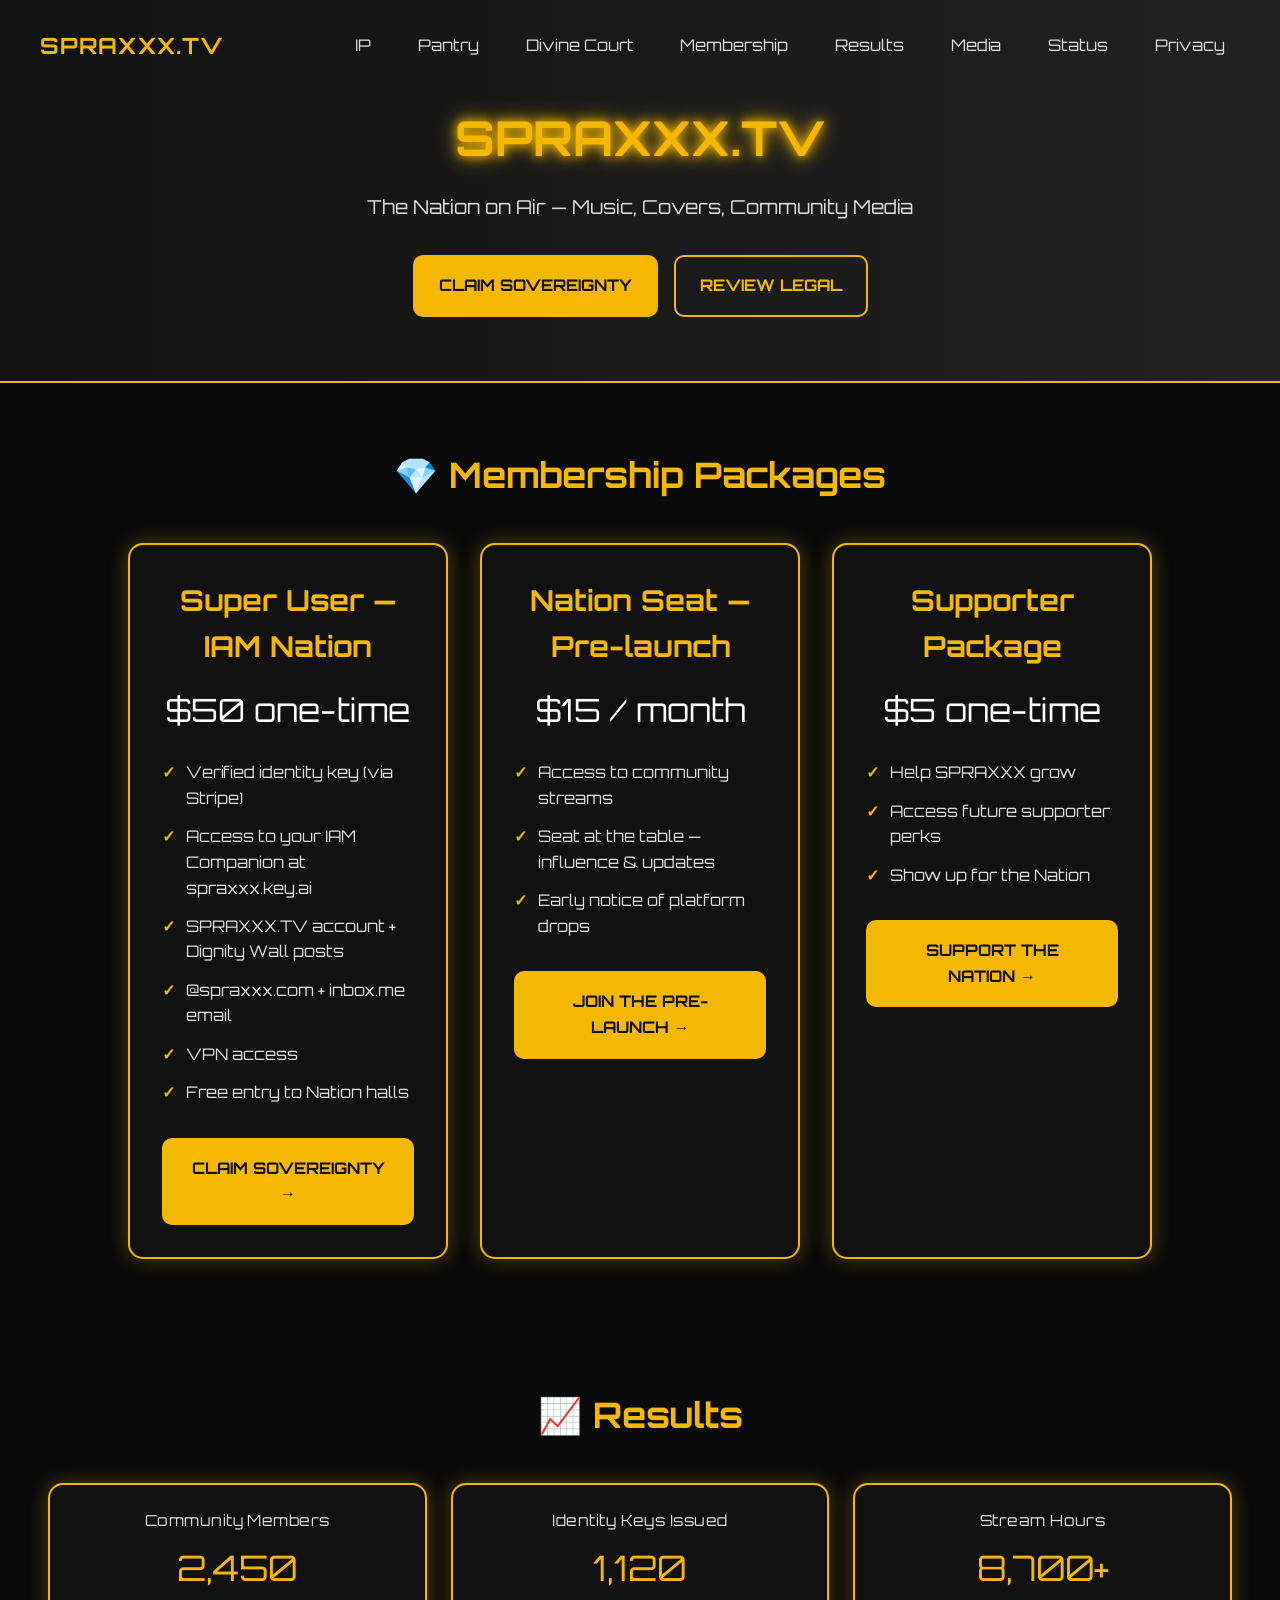
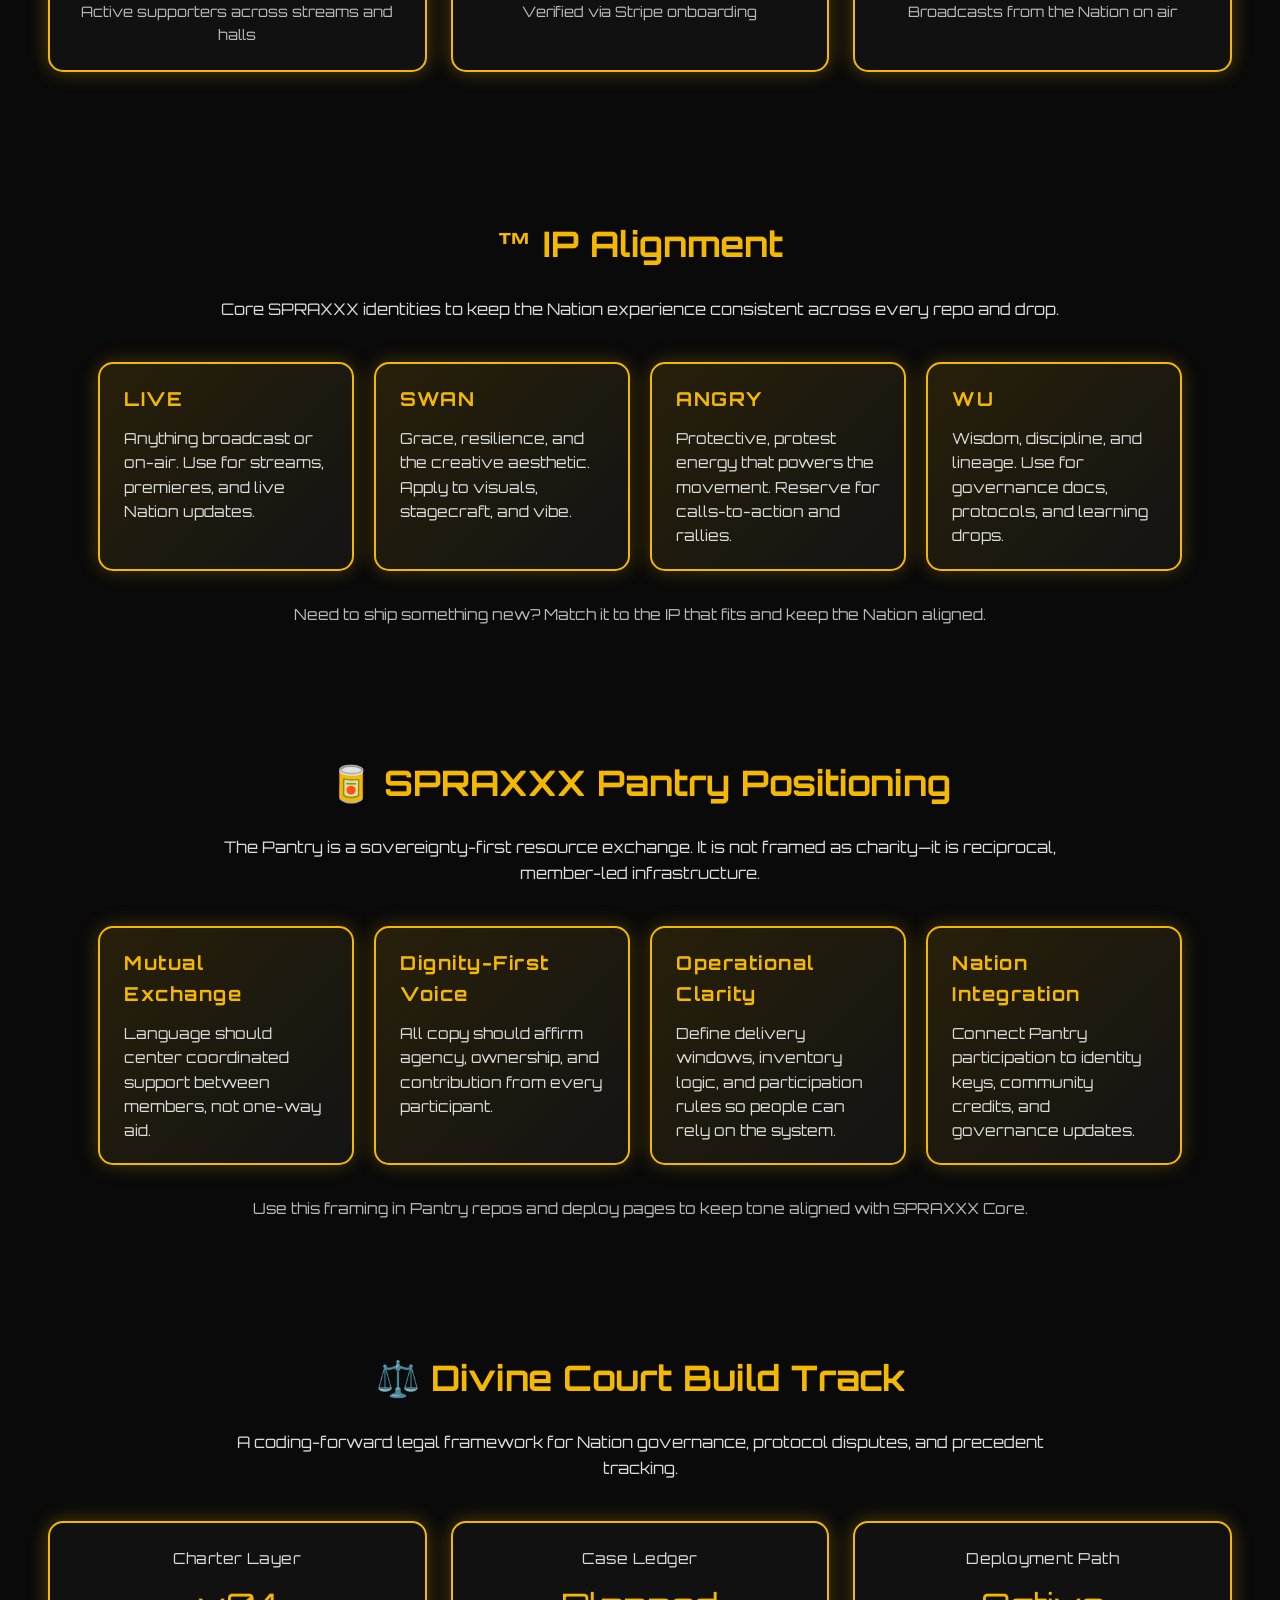
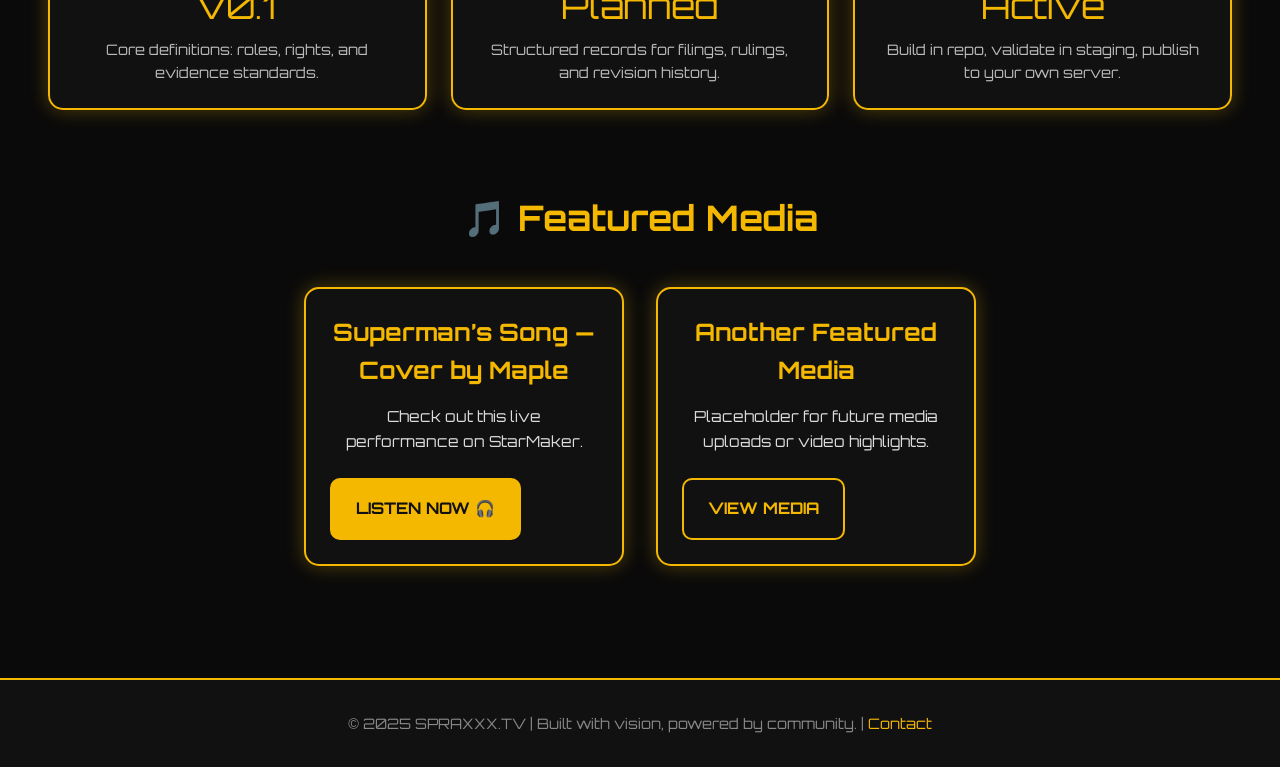
<file: index.html>
<!DOCTYPE html>
<html lang="en">
<head>
    <meta charset="UTF-8">
    <meta name="viewport" content="width=device-width, initial-scale=1.0">
    <title>SPRAXXX.TV — The Nation on Air</title>

    <!-- Fonts -->
    <link rel="preconnect" href="https://fonts.googleapis.com">
    <link rel="preconnect" href="https://fonts.gstatic.com" crossorigin>
    <link href="https://fonts.googleapis.com/css2?family=Orbitron:wght@400;700&display=swap" rel="stylesheet">

    <!-- Styles -->
    <link rel="stylesheet" href="styles.css">
</head>
<body>

    <!-- Header -->
    <header class="site-header">
        <div class="topbar">
            <div class="logo">SPRAXXX.TV</div>
            <nav class="nav-links">
                <a href="#ip">IP</a>
                <a href="#pantry-principles">Pantry</a>
                <a href="#divine-court">Divine Court</a>
                <a href="#membership">Membership</a>
                <a href="#results">Results</a>
                <a href="#featured-media">Media</a>
                <a href="status.html">Status</a>
                <a href="privacy.html">Privacy</a>
            </nav>
        </div>
        <div class="hero">
            <h1>SPRAXXX.TV</h1>
            <p>The Nation on Air — Music, Covers, Community Media</p>
            <div class="cta-row">
                <a class="btn" href="#membership">Claim Sovereignty</a>
                <a class="btn ghost" href="legal.html">Review Legal</a>
            </div>
        </div>
    </header>

    <main>
        <!-- Membership -->
        <section id="membership">
            <h2 class="section-title">💎 Membership Packages</h2>
            <div class="plans">
                <div class="plan">
                    <h3>Super User — IAM Nation</h3>
                    <p class="price">$50 one-time</p>
                    <ul>
                        <li>Verified identity key (via Stripe)</li>
                        <li>Access to your IAM Companion at spraxxx.key.ai</li>
                        <li>SPRAXXX.TV account + Dignity Wall posts</li>
                        <li>@spraxxx.com + inbox.me email</li>
                        <li>VPN access</li>
                        <li>Free entry to Nation halls</li>
                    </ul>
                    <a class="btn" href="https://buy.stripe.com/cNi8wO7iu8fKeUY9PT8IU0c" target="_blank" rel="noopener">Claim Sovereignty →</a>
                </div>

                <div class="plan">
                    <h3>Nation Seat — Pre-launch</h3>
                    <p class="price">$15 / month</p>
                    <ul>
                        <li>Access to community streams</li>
                        <li>Seat at the table — influence &amp; updates</li>
                        <li>Early notice of platform drops</li>
                    </ul>
                    <a class="btn" href="https://buy.stripe.com/8x214m6eq1Rm6os7HL8IU0d" target="_blank" rel="noopener">Join the Pre-launch →</a>
                </div>

                <div class="plan">
                    <h3>Supporter Package</h3>
                    <p class="price">$5 one-time</p>
                    <ul>
                        <li>Help SPRAXXX grow</li>
                        <li>Access future supporter perks</li>
                        <li>Show up for the Nation</li>
                    </ul>
                    <a class="btn" href="https://buy.stripe.com/cNi4gy5amanSeUY6DH8IU0e" target="_blank" rel="noopener">Support the Nation →</a>
                </div>
            </div>
        </section>

        <!-- Results -->
        <section id="results">
            <h2 class="section-title">📈 Results</h2>
            <div class="stats-grid">
                <div class="stat-card">
                    <p class="stat-label">Community Members</p>
                    <p class="stat-value">2,450</p>
                    <p class="stat-note">Active supporters across streams and halls</p>
                </div>
                <div class="stat-card">
                    <p class="stat-label">Identity Keys Issued</p>
                    <p class="stat-value">1,120</p>
                    <p class="stat-note">Verified via Stripe onboarding</p>
                </div>
                <div class="stat-card">
                    <p class="stat-label">Stream Hours</p>
                    <p class="stat-value">8,700+</p>
                    <p class="stat-note">Broadcasts from the Nation on air</p>
                </div>
            </div>
        </section>

        <!-- IP Alignment -->
        <section id="ip">
            <h2 class="section-title">™ IP Alignment</h2>
            <p class="section-intro">Core SPRAXXX identities to keep the Nation experience consistent across every repo and drop.</p>
            <div class="ip-grid">
                <div class="ip-card">
                    <h3>LIVE</h3>
                    <p>Anything broadcast or on-air. Use for streams, premieres, and live Nation updates.</p>
                </div>
                <div class="ip-card">
                    <h3>SWAN</h3>
                    <p>Grace, resilience, and the creative aesthetic. Apply to visuals, stagecraft, and vibe.</p>
                </div>
                <div class="ip-card">
                    <h3>ANGRY</h3>
                    <p>Protective, protest energy that powers the movement. Reserve for calls-to-action and rallies.</p>
                </div>
                <div class="ip-card">
                    <h3>WU</h3>
                    <p>Wisdom, discipline, and lineage. Use for governance docs, protocols, and learning drops.</p>
                </div>
            </div>
            <p class="ip-note">Need to ship something new? Match it to the IP that fits and keep the Nation aligned.</p>
        </section>

        <!-- Pantry Positioning -->
        <section id="pantry-principles">
            <h2 class="section-title">🥫 SPRAXXX Pantry Positioning</h2>
            <p class="section-intro">The Pantry is a sovereignty-first resource exchange. It is not framed as charity—it is reciprocal, member-led infrastructure.</p>
            <div class="ip-grid">
                <div class="ip-card">
                    <h3>Mutual Exchange</h3>
                    <p>Language should center coordinated support between members, not one-way aid.</p>
                </div>
                <div class="ip-card">
                    <h3>Dignity-First Voice</h3>
                    <p>All copy should affirm agency, ownership, and contribution from every participant.</p>
                </div>
                <div class="ip-card">
                    <h3>Operational Clarity</h3>
                    <p>Define delivery windows, inventory logic, and participation rules so people can rely on the system.</p>
                </div>
                <div class="ip-card">
                    <h3>Nation Integration</h3>
                    <p>Connect Pantry participation to identity keys, community credits, and governance updates.</p>
                </div>
            </div>
            <p class="ip-note">Use this framing in Pantry repos and deploy pages to keep tone aligned with SPRAXXX Core.</p>
        </section>

        <!-- Divine Court -->
        <section id="divine-court">
            <h2 class="section-title">⚖️ Divine Court Build Track</h2>
            <p class="section-intro">A coding-forward legal framework for Nation governance, protocol disputes, and precedent tracking.</p>
            <div class="stats-grid">
                <div class="stat-card">
                    <p class="stat-label">Charter Layer</p>
                    <p class="stat-value">v0.1</p>
                    <p class="stat-note">Core definitions: roles, rights, and evidence standards.</p>
                </div>
                <div class="stat-card">
                    <p class="stat-label">Case Ledger</p>
                    <p class="stat-value">Planned</p>
                    <p class="stat-note">Structured records for filings, rulings, and revision history.</p>
                </div>
                <div class="stat-card">
                    <p class="stat-label">Deployment Path</p>
                    <p class="stat-value">Active</p>
                    <p class="stat-note">Build in repo, validate in staging, publish to your own server.</p>
                </div>
            </div>
        </section>

        <!-- Featured Media -->
        <section id="featured-media">
            <h2 class="section-title">🎵 Featured Media</h2>
            <div class="media-grid">
                <div class="media-card">
                    <h3>Superman’s Song — Cover by Maple</h3>
                    <p>Check out this live performance on StarMaker.</p>
                    <a class="btn" href="https://m.starmakerstudios.com/a-vue3/playrecording?app=sm&from_sid=100038698755&guide_type=2&pg_rf_ca_vn=20&pid=recordingsharing&recordingId=7318349473328004&share_type=copylink" target="_blank" rel="noopener">Listen Now 🎧</a>
                </div>

                <div class="media-card">
                    <h3>Another Featured Media</h3>
                    <p>Placeholder for future media uploads or video highlights.</p>
                    <a class="btn ghost" href="#">View Media</a>
                </div>
            </div>
        </section>
    </main>

    <!-- Footer -->
    <footer>
        <p>&copy; 2025 SPRAXXX.TV | Built with vision, powered by community. | <a href="mailto:contact@spraxxx.com">Contact</a></p>
    </footer>

</body>
</html>
</file>
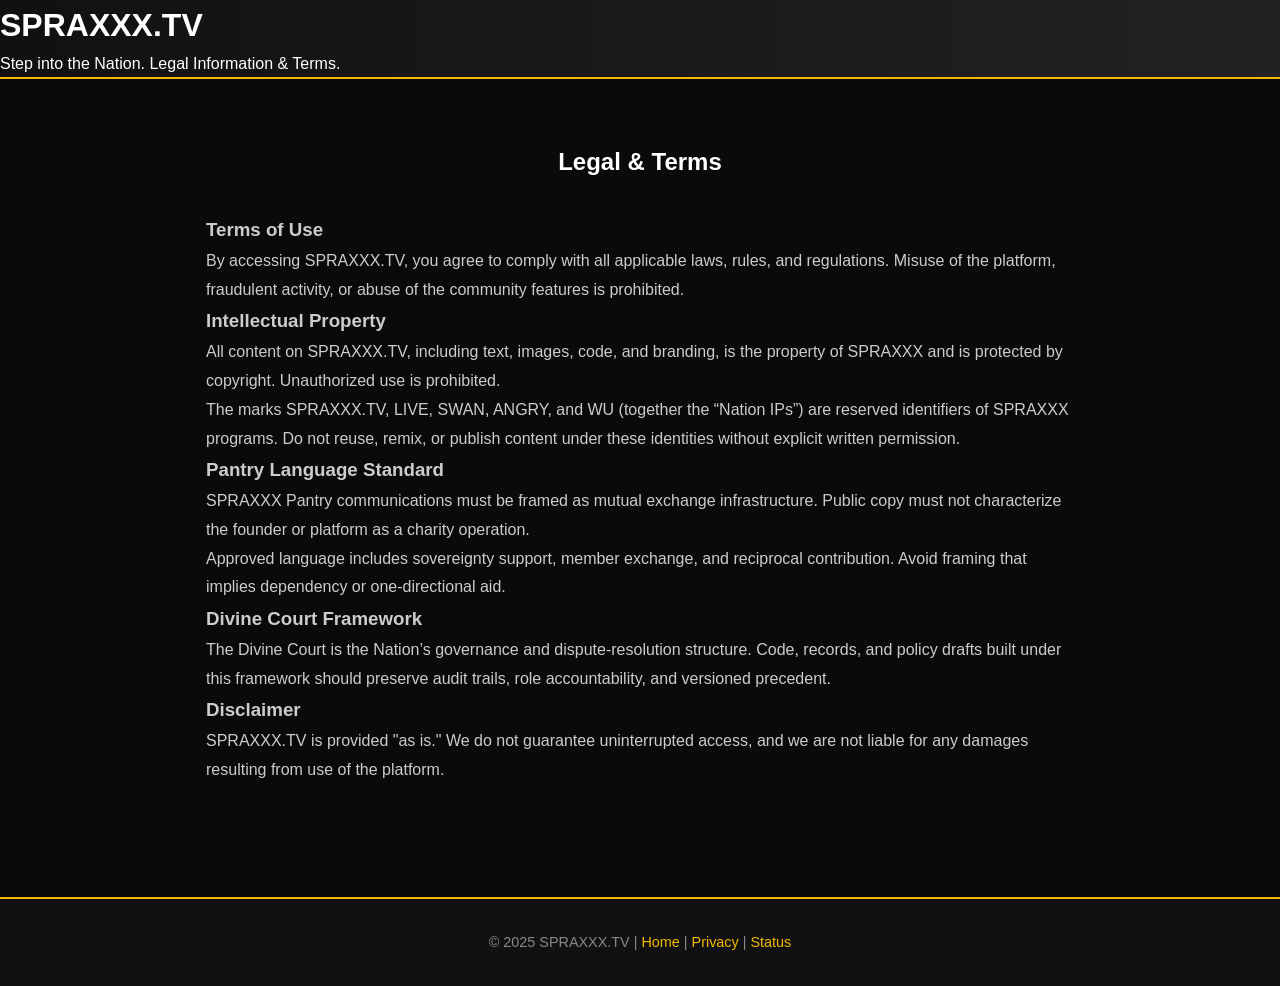
<file: legal.html>
<!DOCTYPE html>
<html lang="en">
<head>
    <meta charset="UTF-8">
    <meta name="viewport" content="width=device-width, initial-scale=1.0">
    <title>SPRAXXX.TV — Legal</title>
    <link href="styles.css" rel="stylesheet">
</head>
<body>

<header>
    <h1>SPRAXXX.TV</h1>
    <p>Step into the Nation. Legal Information & Terms.</p>
</header>

<section>
    <h2 style="text-align:center; margin-bottom: 2rem;">Legal & Terms</h2>
    <div style="max-width:900px; margin:0 auto; line-height:1.8; color:#ccc; padding:0 1rem;">
        <h3>Terms of Use</h3>
        <p>By accessing SPRAXXX.TV, you agree to comply with all applicable laws, rules, and regulations. Misuse of the platform, fraudulent activity, or abuse of the community features is prohibited.</p>

        <h3>Intellectual Property</h3>
        <p>All content on SPRAXXX.TV, including text, images, code, and branding, is the property of SPRAXXX and is protected by copyright. Unauthorized use is prohibited.</p>
        <p>The marks SPRAXXX.TV, LIVE, SWAN, ANGRY, and WU (together the “Nation IPs”) are reserved identifiers of SPRAXXX programs. Do not reuse, remix, or publish content under these identities without explicit written permission.</p>

        <h3>Pantry Language Standard</h3>
        <p>SPRAXXX Pantry communications must be framed as mutual exchange infrastructure. Public copy must not characterize the founder or platform as a charity operation.</p>
        <p>Approved language includes sovereignty support, member exchange, and reciprocal contribution. Avoid framing that implies dependency or one-directional aid.</p>

        <h3>Divine Court Framework</h3>
        <p>The Divine Court is the Nation’s governance and dispute-resolution structure. Code, records, and policy drafts built under this framework should preserve audit trails, role accountability, and versioned precedent.</p>

        <h3>Disclaimer</h3>
        <p>SPRAXXX.TV is provided "as is." We do not guarantee uninterrupted access, and we are not liable for any damages resulting from use of the platform.</p>
    </div>
</section>

<footer>
    <p>&copy; 2025 SPRAXXX.TV | <a href="index.html">Home</a> | <a href="privacy.html">Privacy</a> | <a href="status.html">Status</a></p>
</footer>

</body>
</html>
</file>
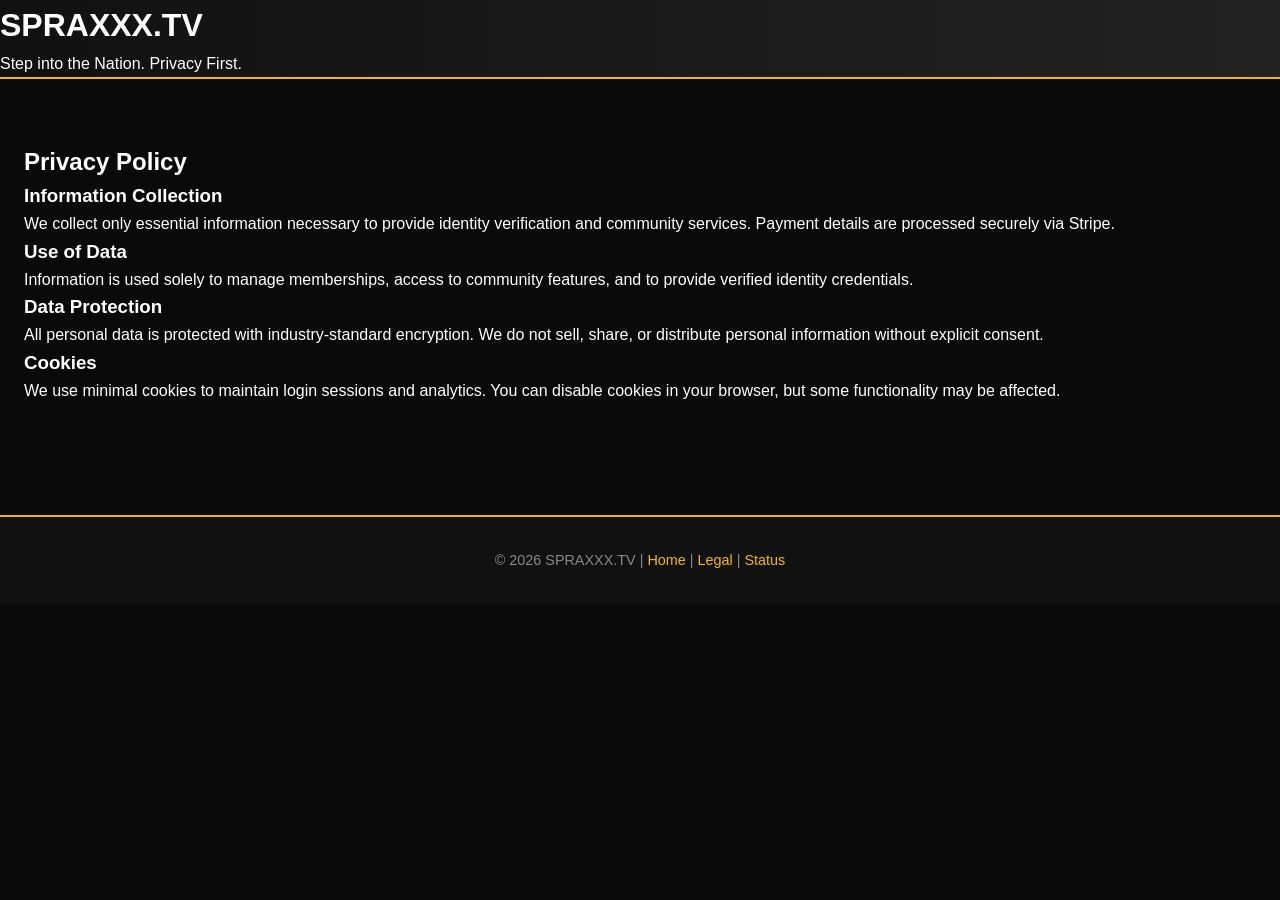
<file: privacy.html>
<!DOCTYPE html>
<html lang="en">
<head>
    <meta charset="UTF-8">
    <meta name="viewport" content="width=device-width, initial-scale=1.0">
    <title>SPRAXXX.TV — Privacy</title>
    <link href="styles.css" rel="stylesheet">
</head>
<body>

<header>
    <h1>SPRAXXX.TV</h1>
    <p>Step into the Nation. Privacy First.</p>
</header>

<section>
    <h2>Privacy Policy</h2>
    <div class="content-wrapper">
        <h3>Information Collection</h3>
        <p>We collect only essential information necessary to provide identity verification and community services. Payment details are processed securely via Stripe.</p>

        <h3>Use of Data</h3>
        <p>Information is used solely to manage memberships, access to community features, and to provide verified identity credentials.</p>

        <h3>Data Protection</h3>
        <p>All personal data is protected with industry-standard encryption. We do not sell, share, or distribute personal information without explicit consent.</p>

        <h3>Cookies</h3>
        <p>We use minimal cookies to maintain login sessions and analytics. You can disable cookies in your browser, but some functionality may be affected.</p>
    </div>
</section>

<footer>
    <p>&copy; 2026 SPRAXXX.TV | <a href="index.html">Home</a> | <a href="legal.html">Legal</a> | <a href="status.html">Status</a></p>
</footer>

</body>
</html>
</file>
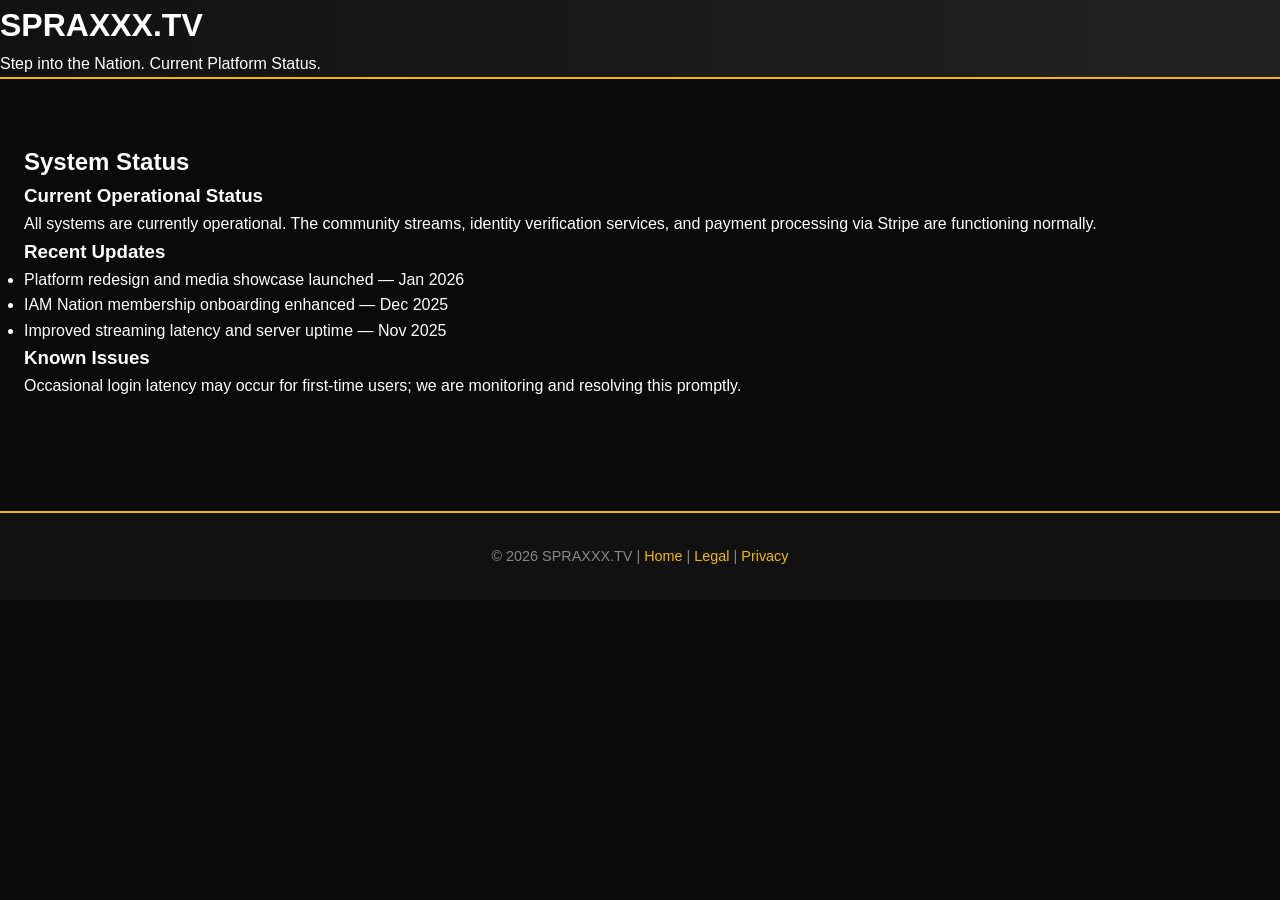
<file: status.html>
<!DOCTYPE html>
<html lang="en">
<head>
    <meta charset="UTF-8">
    <meta name="viewport" content="width=device-width, initial-scale=1.0">
    <title>SPRAXXX.TV — Status</title>
    <link href="styles.css" rel="stylesheet">
</head>
<body>

<header>
    <h1>SPRAXXX.TV</h1>
    <p>Step into the Nation. Current Platform Status.</p>
</header>

<section>
    <h2>System Status</h2>
    <div class="content-wrapper">
        <h3>Current Operational Status</h3>
        <p>All systems are currently operational. The community streams, identity verification services, and payment processing via Stripe are functioning normally.</p>

        <h3>Recent Updates</h3>
        <ul>
            <li>Platform redesign and media showcase launched — Jan 2026</li>
            <li>IAM Nation membership onboarding enhanced — Dec 2025</li>
            <li>Improved streaming latency and server uptime — Nov 2025</li>
        </ul>

        <h3>Known Issues</h3>
        <p>Occasional login latency may occur for first-time users; we are monitoring and resolving this promptly.</p>
    </div>
</section>

<footer>
    <p>&copy; 2026 SPRAXXX.TV | <a href="index.html">Home</a> | <a href="legal.html">Legal</a> | <a href="privacy.html">Privacy</a></p>
</footer>

</body>
</html>
</file>
<file: styles.css>
/* --- Reset & Basics --- */
* {
    margin: 0;
    padding: 0;
    box-sizing: border-box;
    font-family: 'Orbitron', sans-serif;
}

body {
    background: #0a0a0a;
    color: #fff;
    line-height: 1.6;
    animation: pulseBackground 10s infinite alternate;
    min-height: 100vh;
}

a {
    text-decoration: none;
    color: inherit;
}

img {
    max-width: 100%;
}

section {
    padding: 4rem 1.5rem;
}

.section-intro {
    text-align: center;
    color: #ddd;
    max-width: 900px;
    margin: -1rem auto 2.5rem;
    font-size: 1rem;
    padding: 0 1rem;
}

.section-title {
    text-align: center;
    font-size: 2.2rem;
    color: #f5b800;
    margin-bottom: 2.5rem;
}

.stats-grid {
    max-width: 1200px;
    margin: 0 auto 1rem;
    display: grid;
    grid-template-columns: repeat(auto-fit, minmax(240px, 1fr));
    gap: 1.5rem;
    padding: 0 0.5rem;
}

.stat-card {
    background: #111;
    border: 2px solid #f5b800;
    border-radius: 15px;
    padding: 1.5rem;
    text-align: center;
    box-shadow: 0 0 20px rgba(245,184,0,0.3);
    transition: transform 0.3s, box-shadow 0.3s;
}

.stat-card:hover {
    transform: translateY(-8px);
    box-shadow: 0 0 30px rgba(245,184,0,0.6), 0 0 50px rgba(245,184,0,0.3);
}

.stat-label {
    color: #ddd;
    font-size: 0.95rem;
    letter-spacing: 0.03em;
    margin-bottom: 0.4rem;
}

.stat-value {
    font-size: 2.2rem;
    color: #f5b800;
    margin-bottom: 0.25rem;
}

.stat-note {
    color: #bbb;
    font-size: 0.9rem;
}

.ip-grid {
    max-width: 1100px;
    margin: 0 auto;
    display: grid;
    grid-template-columns: repeat(auto-fit, minmax(240px, 1fr));
    gap: 1.25rem;
    padding: 0 0.5rem;
}

.ip-card {
    background: linear-gradient(135deg, rgba(245,184,0,0.12), rgba(255,255,255,0.04));
    border: 2px solid #f5b800;
    border-radius: 15px;
    padding: 1.25rem 1.5rem;
    min-height: 170px;
    box-shadow: 0 0 20px rgba(245,184,0,0.25);
    transition: transform 0.3s, box-shadow 0.3s, border-color 0.3s;
}

.ip-card h3 {
    color: #f5b800;
    letter-spacing: 0.08em;
    font-size: 1.2rem;
    margin-bottom: 0.75rem;
}

.ip-card p {
    color: #ddd;
    font-size: 0.95rem;
    line-height: 1.6;
}

.ip-card:hover {
    transform: translateY(-6px);
    box-shadow: 0 0 28px rgba(245,184,0,0.45);
    border-color: #ffd45a;
}

.ip-note {
    text-align: center;
    color: #bbb;
    margin-top: 2rem;
    font-size: 0.95rem;
}

/* --- Animations --- */
@keyframes pulseBackground {
    0% { background-color: #0a0a0a; }
    50% { background-color: #111111; }
    100% { background-color: #0a0a0a; }
}

@keyframes glowHeader {
    0% { box-shadow: 0 0 5px #f5b800; }
    100% { box-shadow: 0 0 25px #f5b800; }
}

@keyframes glowText {
    0% { text-shadow: 0 0 5px #f5b800; }
    100% { text-shadow: 0 0 20px #f5b800, 0 0 40px #f5b800; }
}

@keyframes glowFooter {
    0% { box-shadow: 0 0 5px #f5b800; }
    100% { box-shadow: 0 0 25px #f5b800; }
}

/* --- Layout & Header --- */
header {
    background: linear-gradient(90deg, #111, #222);
    border-bottom: 2px solid #f5b800;
    animation: glowHeader 3s infinite alternate;
}

.site-header {
    padding: 1.5rem 1.25rem 3rem;
}

.topbar {
    display: flex;
    justify-content: space-between;
    align-items: center;
    gap: 1rem;
    max-width: 1200px;
    margin: 0 auto 2rem;
}

.logo {
    font-size: 1.4rem;
    color: #f5b800;
    font-weight: 700;
    letter-spacing: 0.05em;
}

.nav-links {
    display: flex;
    gap: 1rem;
    flex-wrap: wrap;
    justify-content: flex-end;
}

.nav-links a {
    color: #ddd;
    padding: 0.5rem 0.9rem;
    border: 1px solid transparent;
    border-radius: 999px;
    transition: 0.25s ease;
}

.nav-links a:hover {
    color: #111;
    background: #f5b800;
    border-color: #f5b800;
}

.hero {
    max-width: 960px;
    margin: 0 auto;
    text-align: center;
    display: grid;
    gap: 1rem;
    padding: 0 0.5rem 1rem;
}

.hero h1 {
    font-size: 3rem;
    color: #f5b800;
    text-shadow: 0 0 10px #f5b800, 0 0 20px #f5b800;
}

.hero p {
    font-size: 1.2rem;
    color: #ddd;
}

.cta-row {
    display: flex;
    gap: 1rem;
    justify-content: center;
    flex-wrap: wrap;
    margin-top: 0.5rem;
}

/* --- Buttons --- */
.btn {
    display: inline-block;
    text-align: center;
    padding: 1rem 1.5rem;
    border-radius: 10px;
    font-weight: bold;
    transition: 0.3s;
    margin-top: 0.5rem;
    background: #f5b800;
    color: #111;
    text-transform: uppercase;
    border: 2px solid #f5b800;
}

.btn:hover {
    background: #e0a800;
    box-shadow: 0 0 15px #f5b800, 0 0 30px #f5b800 inset;
}

.btn.ghost {
    background: transparent;
    color: #f5b800;
    box-shadow: none;
}

.btn.ghost:hover {
    background: #f5b800;
    color: #111;
}

/* --- Membership Section --- */
section#membership {
    max-width: 1200px;
    margin: 0 auto;
}

.plans {
    display: flex;
    flex-wrap: wrap;
    justify-content: center;
    gap: 2rem;
}

.plan {
    background: #111;
    border: 2px solid #f5b800;
    border-radius: 15px;
    width: 320px;
    padding: 2rem;
    box-shadow: 0 0 20px rgba(245,184,0,0.3);
    transition: transform 0.3s, box-shadow 0.3s;
}

.plan:hover {
    transform: translateY(-10px);
    box-shadow: 0 0 30px rgba(245,184,0,0.6), 0 0 50px rgba(245,184,0,0.3);
}

.plan h3 {
    font-size: 1.8rem;
    color: #f5b800;
    text-align: center;
    margin-bottom: 1rem;
    animation: glowText 2s infinite alternate;
}

.price {
    font-size: 2rem;
    text-align: center;
    margin-bottom: 1.5rem;
}

.plan ul {
    list-style: none;
    margin-bottom: 1.5rem;
}

.plan ul li {
    margin-bottom: 0.8rem;
    padding-left: 1.5rem;
    position: relative;
    color: #ddd;
}

.plan ul li::before {
    content: '✓';
    position: absolute;
    left: 0;
    color: #f5b800;
    font-weight: bold;
}

/* --- Featured Media Section --- */
section#featured-media {
    max-width: 1200px;
    margin: 0 auto;
    padding-top: 0;
}

.media-grid {
    display: flex;
    flex-wrap: wrap;
    gap: 2rem;
    justify-content: center;
}

.media-card {
    background: #111;
    border: 2px solid #f5b800;
    border-radius: 15px;
    padding: 1.5rem;
    width: 320px;
    box-shadow: 0 0 20px rgba(245,184,0,0.3);
    transition: transform 0.3s, box-shadow 0.3s;
}

.media-card:hover {
    transform: translateY(-8px);
    box-shadow: 0 0 30px rgba(245,184,0,0.6);
}

.media-card h3 {
    font-size: 1.5rem;
    color: #f5b800;
    text-align: center;
    margin-bottom: 1rem;
}

.media-card p {
    color: #ddd;
    text-align: center;
    font-size: 0.95rem;
    margin-bottom: 1rem;
}

/* --- Footer --- */
footer {
    background: #111;
    text-align: center;
    padding: 2rem 1rem;
    color: #888;
    font-size: 0.9rem;
    border-top: 2px solid #f5b800;
    margin-top: 3rem;
    animation: glowFooter 4s infinite alternate;
}

footer a { color: #f5b800; }

/* --- Responsive --- */
@media(max-width: 960px){
    .plans { flex-direction: column; align-items: center; }
    .topbar { flex-direction: column; }
    .nav-links { justify-content: center; }
}
</file>
